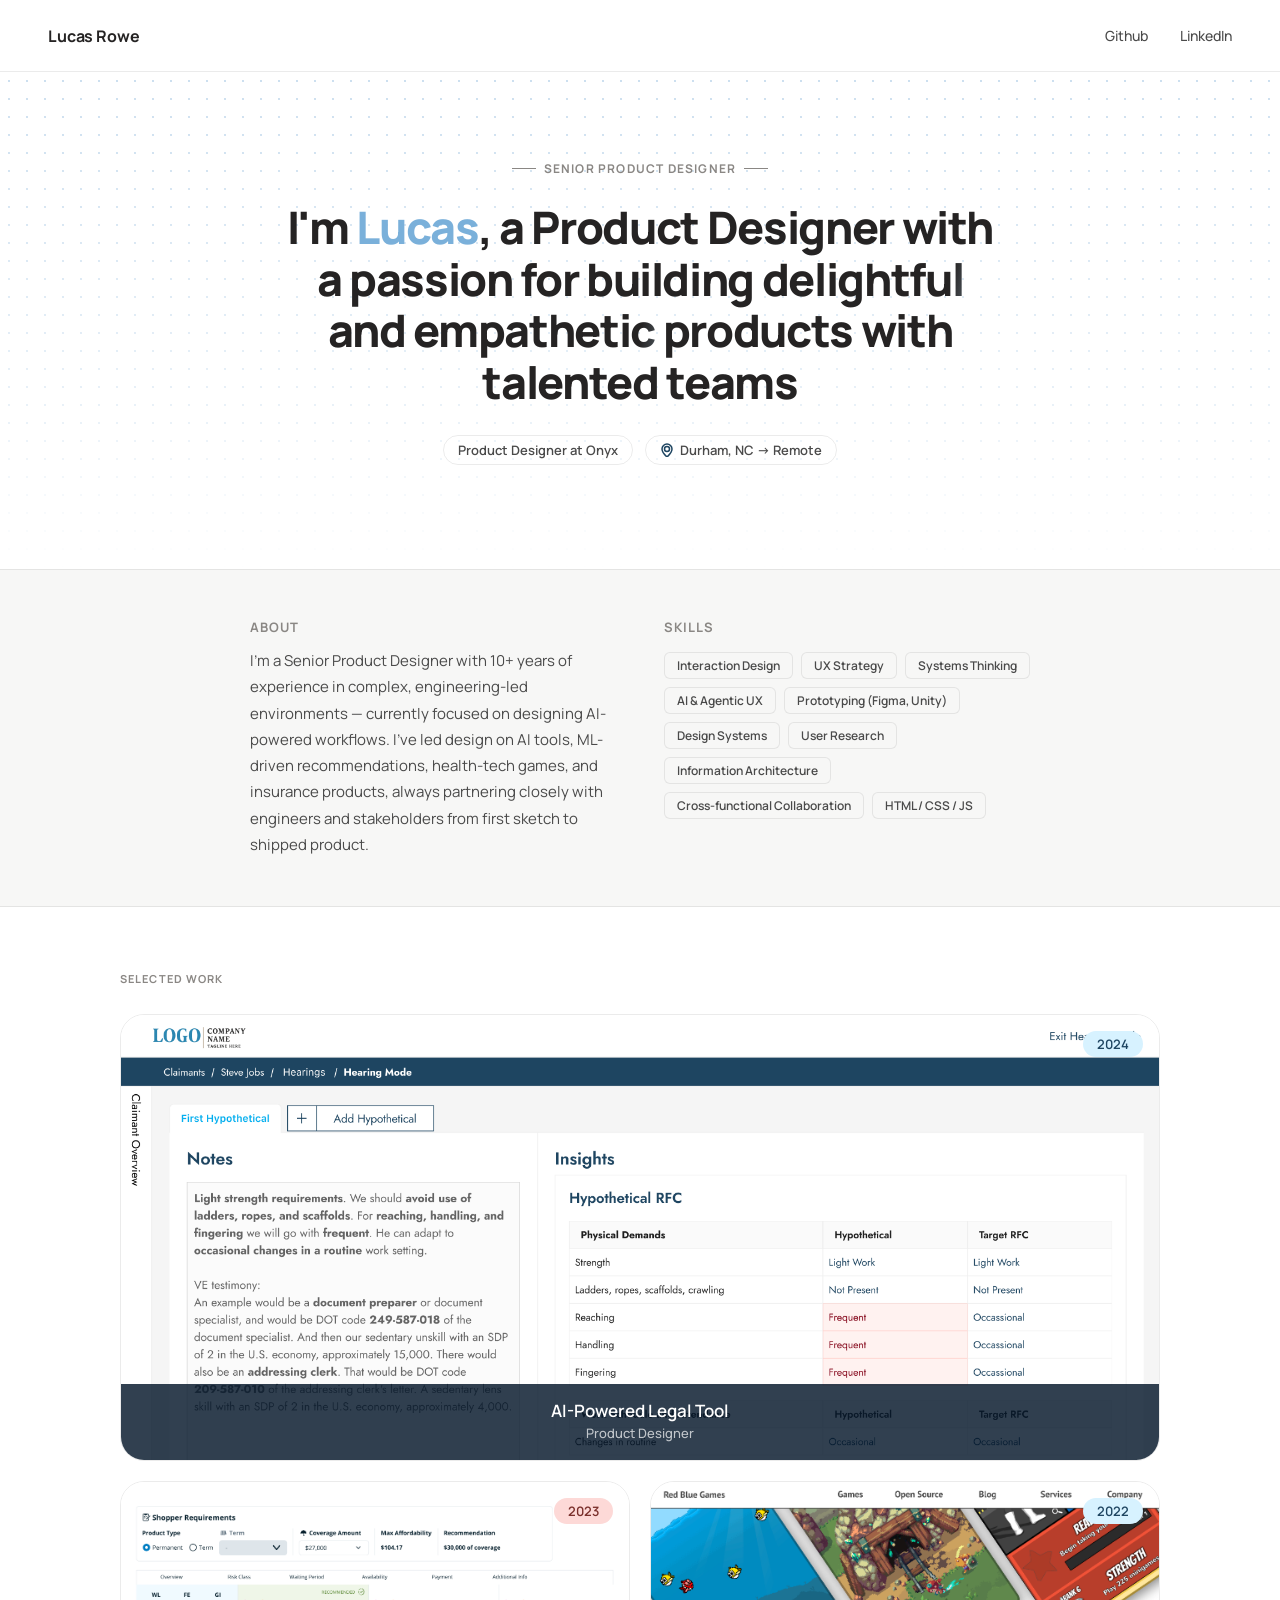
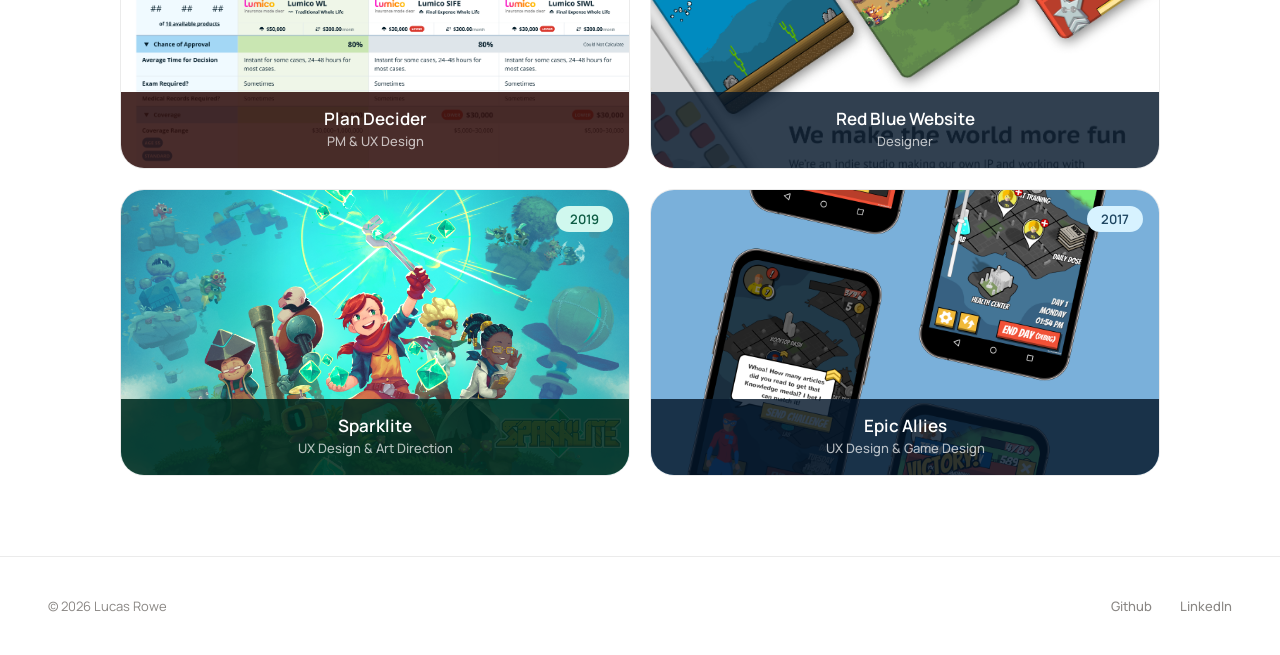
<file: index.html>
<!DOCTYPE html>
<html lang="en">
<head>
  <meta charset="UTF-8">
  <meta name="viewport" content="width=device-width, initial-scale=1.0">
  <title>Lucas Rowe — Product Designer</title>
  <link rel="stylesheet" href="shared.css">
  <style>
    body {
      padding-top: var(--nav-h);
    }

    /* Dot grid scoped to hero area, full-bleed */
    .hero-wrap {
      position: relative;
      overflow: hidden;
    }

    .hero-wrap::before {
      content: '';
      position: absolute;
      inset: 0;
      background-image: radial-gradient(circle, rgba(115, 167, 212, 0.38) 1px, transparent 1.2px);
      background-size: 18px 18px;
      -webkit-mask-image: linear-gradient(to bottom, rgba(0,0,0,0.95) 0%, rgba(0,0,0,0.4) 70%, rgba(0,0,0,0) 100%);
      mask-image: linear-gradient(to bottom, rgba(0,0,0,0.95) 0%, rgba(0,0,0,0.4) 70%, rgba(0,0,0,0) 100%);
      pointer-events: none;
    }

    /* ── HERO ── */
    .hero {
      max-width: 860px;
      margin: 0 auto;
      padding: 80px 40px 64px;
      text-align: center;
    }

    .hero-eyebrow {
      display: inline-flex;
      align-items: center;
      gap: 8px;
      font-size: 12px;
      font-weight: 700;
      letter-spacing: 0.1em;
      text-transform: uppercase;
      color: var(--text-3);
      margin-bottom: 24px;
    }

    .hero-eyebrow::before, .hero-eyebrow::after {
      content: '';
      width: 24px;
      height: 1px;
      background: var(--text-3);
    }

    .hero h1 {
      font-size: clamp(28px, 3.5vw, 46px);
      font-weight: 800;
      letter-spacing: -0.03em;
      line-height: 1.15;
      color: var(--text);
      margin-bottom: 28px;
      text-wrap: pretty;
    }

    .hero h1 .accent {
      color: var(--blue);
    }

    .hero h1 .shimmer {
      background-image: linear-gradient(
        100deg,
        var(--text) 0%,
        var(--text) 38%,
        rgba(122, 176, 218, 0.55) 50%,
        var(--blue) 62%,
        var(--blue) 100%
      );
      background-size: 250% 100%;
      background-position: 0% 0;
      -webkit-background-clip: text;
      background-clip: text;
      -webkit-text-fill-color: transparent;
      color: transparent;
      transition: background-position 0.7s cubic-bezier(0.4, 0, 0.2, 1);
      cursor: default;
    }

    .hero h1 .shimmer:hover {
      background-position: 100% 0;
    }

    .hero-pills {
      display: flex;
      gap: 12px;
      justify-content: center;
      flex-wrap: wrap;
      margin-bottom: 40px;
    }

    /* ── ABOUT ── */
    .about-strip {
      background: var(--bg-subtle);
      border-top: 1px solid var(--border);
      border-bottom: 1px solid var(--border);
    }

    .about-inner {
      max-width: 860px;
      margin: 0 auto;
      padding: 48px 40px;
      display: grid;
      grid-template-columns: 1fr 1fr;
      gap: 48px;
      align-items: start;
    }

    .about-inner h2 {
      font-size: 13px;
      font-weight: 700;
      letter-spacing: 0.08em;
      text-transform: uppercase;
      color: var(--text-3);
      margin-bottom: 12px;
    }

    .about-inner p {
      font-size: 15px;
      line-height: 1.75;
      color: var(--text-2);
    }

    .resume-btn {
      display: inline-flex;
      align-items: center;
      gap: 8px;
      margin-top: 20px;
      padding: 10px 20px;
      background: var(--text);
      color: #fff;
      border-radius: 8px;
      font-size: 13px;
      font-weight: 700;
      letter-spacing: 0.01em;
      transition: background 0.15s, transform 0.15s;
    }

    .resume-btn:hover {
      background: var(--blue-dark);
      transform: translateY(-1px);
    }

    /* ── WORK GRID ── */
    .work-section {
      max-width: 1120px;
      margin: 0 auto;
      padding: 64px 40px 80px;
    }

    .work-section-label {
      font-size: 11px;
      font-weight: 700;
      letter-spacing: 0.1em;
      text-transform: uppercase;
      color: var(--text-3);
      margin-bottom: 28px;
    }

    .work-grid {
      display: grid;
      grid-template-columns: 1fr 1fr;
      gap: 20px;
    }

    /* Featured card spans full width */
    .work-card.featured {
      grid-column: 1 / -1;
    }

    .work-card.featured .card-bg {
      aspect-ratio: 21/9;
    }

    @media (max-width: 900px) {
      .work-grid {
        grid-template-columns: 1fr;
      }

      .about-inner {
        grid-template-columns: 1fr;
        gap: 32px;
      }
    }

    .site-nav .logo {
      display: inline-block;
      transition: color 0.25s ease;
    }

    .site-nav .logo:hover {
      color: var(--blue);
    }
    @keyframes fadeUp {
      from { opacity: 0; transform: translateY(18px); }
      to   { opacity: 1; transform: translateY(0); }
    }

    .hero-eyebrow {
      animation: fadeUp 0.55s cubic-bezier(0.22,1,0.36,1) both;
      animation-delay: 0.05s;
    }

    .hero h1 {
      animation: fadeUp 0.6s cubic-bezier(0.22,1,0.36,1) both;
      animation-delay: 0.18s;
    }

    .hero-pills {
      animation: fadeUp 0.55s cubic-bezier(0.22,1,0.36,1) both;
      animation-delay: 0.32s;
    }

    /* ── WORK CARD ENTRANCE ── */
    @keyframes fadeIn {
      from { opacity: 0; transform: translateY(12px); }
      to   { opacity: 1; transform: translateY(0); }
    }

    .work-grid .work-card:nth-child(1) { animation: fadeIn 0.5s cubic-bezier(0.22,1,0.36,1) both; animation-delay: 0.45s; }
    .work-grid .work-card:nth-child(2) { animation: fadeIn 0.5s cubic-bezier(0.22,1,0.36,1) both; animation-delay: 0.55s; }
    .work-grid .work-card:nth-child(3) { animation: fadeIn 0.5s cubic-bezier(0.22,1,0.36,1) both; animation-delay: 0.60s; }
    .work-grid .work-card:nth-child(4) { animation: fadeIn 0.5s cubic-bezier(0.22,1,0.36,1) both; animation-delay: 0.65s; }
    .work-grid .work-card:nth-child(5) { animation: fadeIn 0.5s cubic-bezier(0.22,1,0.36,1) both; animation-delay: 0.70s; }

    /* ── CARD HOVER TAGLINE ANIMATION ── */
    .work-card .card-label {
      position: absolute;
      bottom: 0; left: 0; right: 0;
      padding: 16px 20px 18px;
      display: flex;
      flex-direction: column;
      gap: 0;
      transition: padding 0.35s cubic-bezier(0.25,0.46,0.45,0.94);
    }

    .work-card .card-tagline {
      font-size: 14px;
      font-weight: 500;
      color: rgba(255,255,255,0.8);
      max-height: 0;
      overflow: hidden;
      opacity: 0;
      margin-top: 0;
      transition: max-height 0.35s cubic-bezier(0.25,0.46,0.45,0.94),
                  opacity 0.3s ease 0.05s,
                  margin-top 0.35s ease;
      white-space: nowrap;
      text-overflow: ellipsis;
    }

    .work-card:hover .card-tagline {
      max-height: 28px;
      opacity: 1;
      margin-top: 5px;
    }
    .card-blue   { background-color: #7ab0da; }
    .card-terra  { background-color: #ca5f59; }
    .card-green  { background-color: #4ce0b3; }
    .card-navy   { background-color: #2a5a84; }

    .label-blue  { background: rgba(4,22,42,0.82); }
    .label-terra { background: rgba(50,16,14,0.88); }
    .label-green { background: rgba(0,45,33,0.88); }

    .year-blue  { background: var(--blue-light); color: var(--blue-dark); }
    .year-terra { background: var(--terracotta-light); color: var(--terracotta-dark); }
    .year-green { background: #d0f8ee; color: #0d5c43; }

    /* ── CONTACT ── */
    .contact-strip {
      border-top: 1px solid var(--border);
      padding: 64px 40px;
      text-align: center;
    }

    .contact-strip h2 {
      font-size: 28px;
      font-weight: 800;
      letter-spacing: -0.02em;
      margin-bottom: 12px;
    }

    .contact-strip p {
      font-size: 15px;
      color: var(--text-2);
      margin-bottom: 24px;
    }

    .contact-strip .cta-email {
      display: inline-block;
      font-size: 20px;
      font-weight: 700;
      color: var(--blue-dark);
      border-bottom: 2px solid var(--blue);
      padding-bottom: 2px;
      transition: color 0.15s;
    }

    .contact-strip .cta-email:hover { color: var(--blue); }
  </style>
</head>
<body>

  <!-- NAV -->
  <nav class="site-nav">
    <a class="logo" href="index.html">Lucas Rowe</a>
    <div class="nav-links">
      <a href="https://github.com/lucasrowe" target="_blank">Github</a>
      <a href="https://www.linkedin.com/in/lucasrowe/" target="_blank">LinkedIn</a>
    </div>
  </nav>

  <!-- HERO -->
  <div class="hero-wrap">
    <section class="hero">
      <div class="hero-eyebrow">Senior Product Designer</div>
    <h1>I'm <span class="accent">Lucas</span>, a Product Designer with a passion for building <span class="shimmer">delightful</span> and <span class="shimmer">empathetic</span> products with talented teams</h1>
    <div class="hero-pills">
      <span class="pill">
        Product Designer at Onyx
      </span>
      <span class="pill">
        <svg width="14" height="14" viewBox="0 0 14 14" fill="none"><circle cx="7" cy="6" r="2.5" stroke="#1e4561" stroke-width="1.5"/><path d="M7 1C4.24 1 2 3.24 2 6c0 3.5 5 8 5 8s5-4.5 5-8c0-2.76-2.24-5-5-5z" stroke="#1e4561" stroke-width="1.5"/></svg>
        Durham, NC → Remote
      </span>
    </div>
    </section>
  </div>

  <!-- ABOUT -->
  <section class="about-strip">
    <div class="about-inner">
      <div>
        <h2>About</h2>
        <p>I'm a Senior Product Designer with 10+ years of experience in complex, engineering-led environments — currently focused on designing AI-powered workflows. I've led design on AI tools, ML-driven recommendations, health-tech games, and insurance products, always partnering closely with engineers and stakeholders from first sketch to shipped product.</p>
      </div>
      <div>
        <h2>Skills</h2>
        <div class="skill-tags">
          <span class="skill-tag">Interaction Design</span>
          <span class="skill-tag">UX Strategy</span>
          <span class="skill-tag">Systems Thinking</span>
          <span class="skill-tag">AI &amp; Agentic UX</span>
          <span class="skill-tag">Prototyping (Figma, Unity)</span>
          <span class="skill-tag">Design Systems</span>
          <span class="skill-tag">User Research</span>
          <span class="skill-tag">Information Architecture</span>
          <span class="skill-tag">Cross-functional Collaboration</span>
          <span class="skill-tag">HTML / CSS / JS</span>
        </div>
      </div>
    </div>
  </section>

  <!-- WORK -->
  <section class="work-section">
    <div class="work-section-label">Selected Work</div>
    <div class="work-grid">

      <!-- Oliver -->
      <a class="work-card" href="project-oliver.html" style="grid-column: 1 / -1;">
        <div class="card-bg card-blue" style="background-image: url('assets/oliver-hero.png'); background-position: center top; aspect-ratio: 21/9;"></div>
        <div class="card-label label-blue">
          <div class="card-title">AI-Powered Legal Tool</div>
          <div class="card-role">Product Designer</div>
          <div class="card-tagline">Using hi-fidelity prototypes to secure a strategic partnership</div>
        </div>
        <div class="year-pill year-blue">2024</div>
      </a>

      <!-- Plan Decider -->
      <a class="work-card" href="plan-decider.html">
        <div class="card-bg card-terra" style="background-image: url('assets/plan-decider-screen4.png'); background-position: center top;"></div>
        <div class="card-label label-terra">
          <div class="card-title">Plan Decider</div>
          <div class="card-role">PM &amp; UX Design</div>
          <div class="card-tagline">Reducing sales agent handle time · +1.5% win rate</div>
        </div>
        <div class="year-pill year-terra">2023</div>
      </a>

      <!-- Red Blue Website -->
      <a class="work-card" href="red-blue-website.html">
        <div class="card-bg card-blue" style="background-image: url('assets/redblue-screen.png'); background-position: center top; background-color: #f0f0f0;"></div>
        <div class="card-label label-blue">
          <div class="card-title">Red Blue Website</div>
          <div class="card-role">Designer</div>
          <div class="card-tagline">We make the world more fun</div>
        </div>
        <div class="year-pill year-blue">2022</div>
      </a>

      <!-- Sparklite -->
      <a class="work-card" href="sparklite.html">
        <div class="card-bg card-green" style="background-image: url('assets/sparklite-hero.png'); background-position: center top;"></div>
        <div class="card-label label-green">
          <div class="card-title">Sparklite</div>
          <div class="card-role">UX Design &amp; Art Direction</div>
          <div class="card-tagline">75 Metacritic · Pégases Award · 4.5★ on mobile</div>
        </div>
        <div class="year-pill year-green">2019</div>
      </a>

      <!-- Epic Allies -->
      <a class="work-card" href="epic-allies.html">
        <div class="card-bg card-blue" style="background-image: url('assets/epic-allies-hero.png'); background-position: center;"></div>
        <div class="card-label label-blue">
          <div class="card-title">Epic Allies</div>
          <div class="card-role">UX Design &amp; Game Design</div>
          <div class="card-tagline">Published in JMIR Serious Games</div>
        </div>
        <div class="year-pill year-blue">2017</div>
      </a>

    </div>
  </section>

  <!-- CONTACT (hidden)
  <section class="contact-strip">
    <h2>Let's work together</h2>
    <p>Open to product design and PM roles. I'd love to hear about your team.</p>
    <a class="cta-email" href="mailto:lucas@example.com">lucas@example.com</a>
  </section>
  -->

  <!-- FOOTER -->
  <footer class="site-footer">
    <span>© 2026 Lucas Rowe</span>
    <div class="footer-links">
      <a href="https://github.com/lucasrowe" target="_blank">Github</a>
      <a href="https://www.linkedin.com/in/lucasrowe/" target="_blank">LinkedIn</a>
    </div>
  </footer>

</body>
</html>
</file>
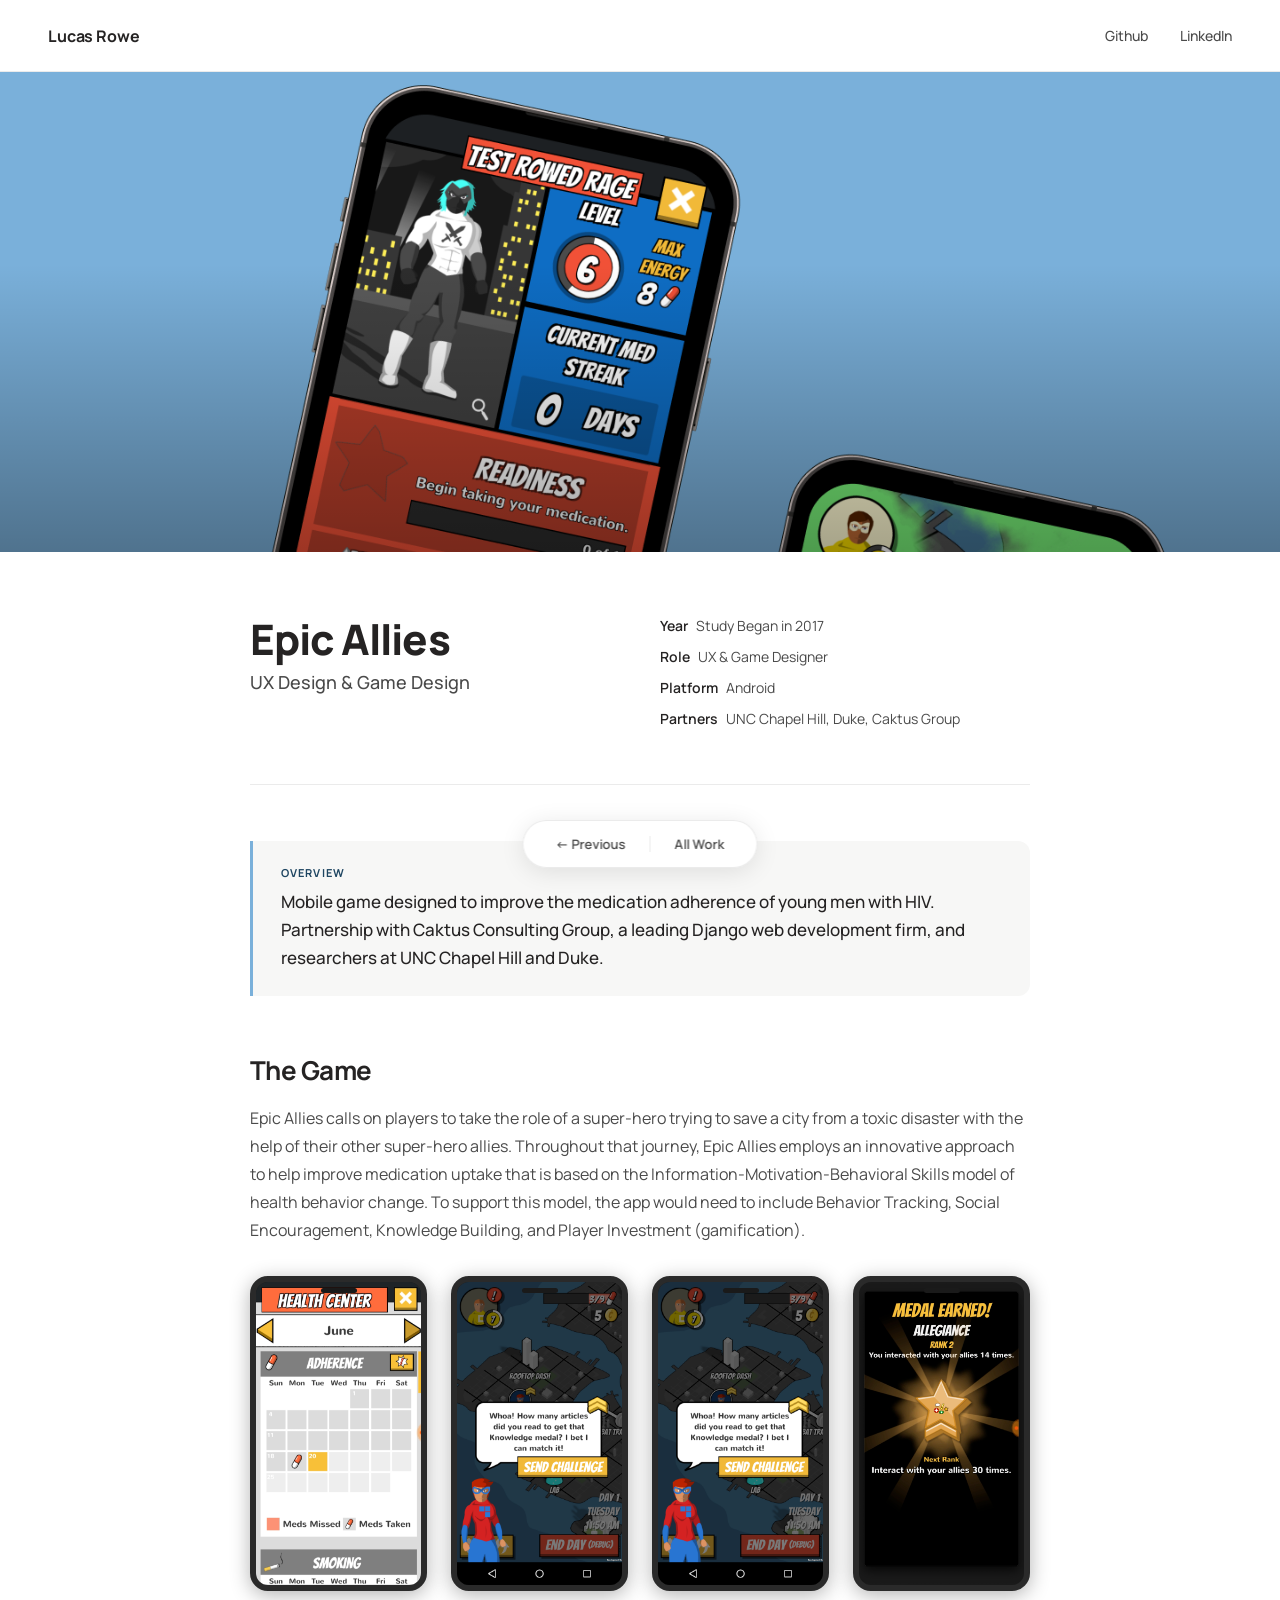
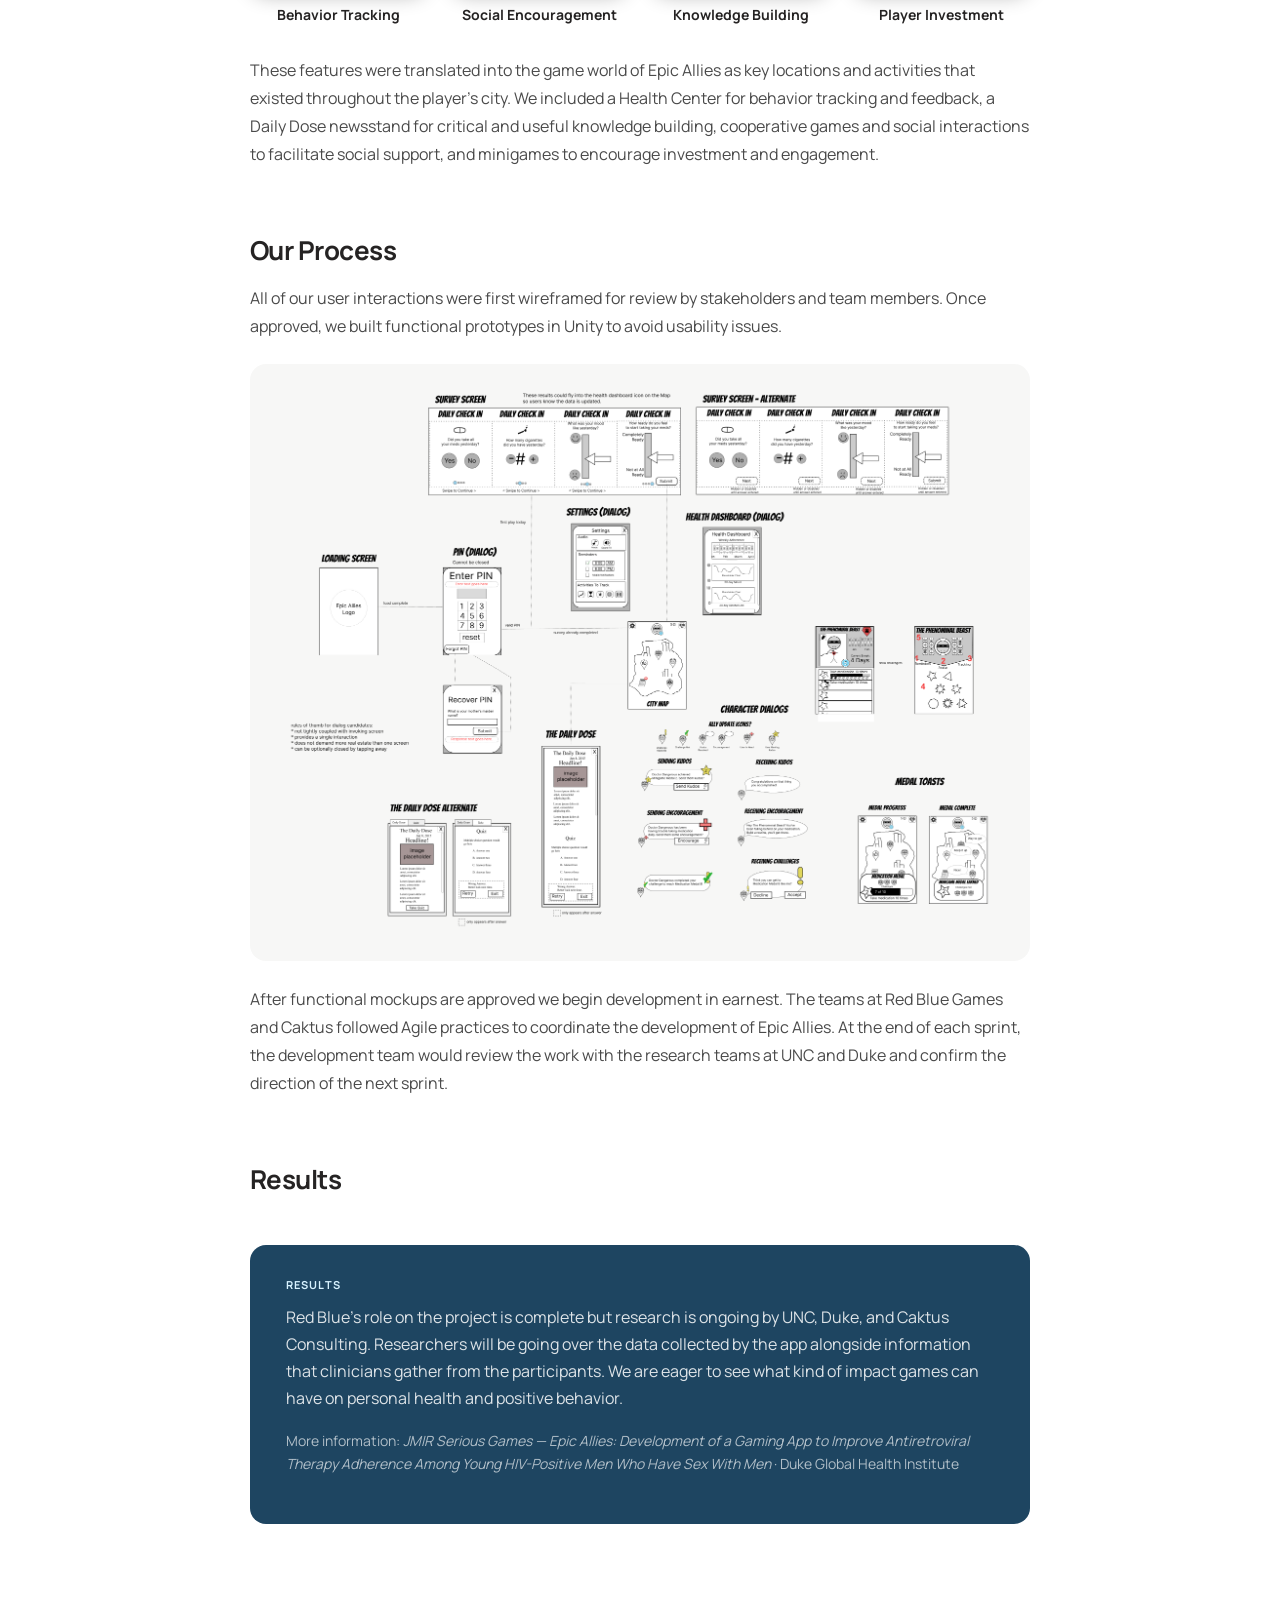
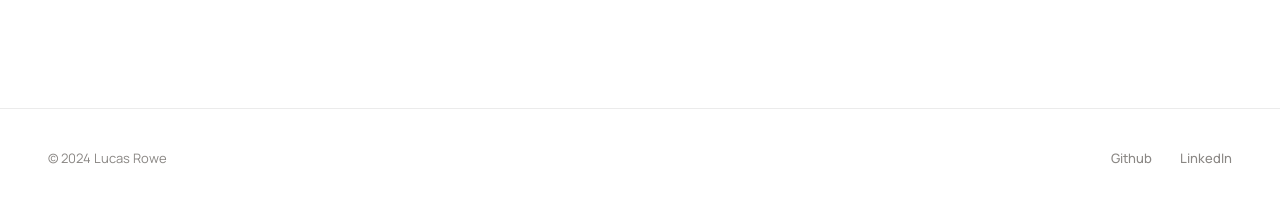
<file: epic-allies.html>
<!DOCTYPE html>
<html lang="en">
<head>
  <meta charset="UTF-8">
  <meta name="viewport" content="width=device-width, initial-scale=1.0">
  <title>Epic Allies — Lucas Rowe</title>
  <link rel="stylesheet" href="shared.css">
  <style>
    body { padding-top: var(--nav-h); }
    .cs-hero { background-image: url('assets/epic-allies-hero.png'); background-color: var(--blue); background-position: center top; }
    .cs-problem-box { border-left-color: var(--blue); }

    /* ── 4-phone mechanic grid ── */
    .mechanic-grid {
      display: grid;
      grid-template-columns: repeat(4, 1fr);
      gap: 24px;
      margin: 32px 0;
    }

    .mechanic-card {
      display: flex;
      flex-direction: column;
      align-items: center;
      gap: 14px;
    }

    /* CSS phone bezel */
    .phone-bezel {
      width: 100%;
      aspect-ratio: 9/16;
      border-radius: 18px;
      border: 6px solid #2a2a2a;
      overflow: hidden;
      background: #1a1a1a;
      position: relative;
      box-shadow: 0 4px 20px rgba(0,0,0,0.3);
    }

    .phone-bezel::before {
      content: '';
      position: absolute;
      top: 6px;
      left: 50%;
      transform: translateX(-50%);
      width: 36px;
      height: 5px;
      background: #1a1a1a;
      border-radius: 3px;
      z-index: 2;
    }

    .phone-bezel img {
      width: 100%;
      height: 100%;
      object-fit: cover;
      object-position: top;
      display: block;
    }

    .mechanic-label {
      font-size: 14px;
      font-weight: 700;
      color: var(--text);
      text-align: center;
    }

    /* ── wireframes panel ── */
    .wireframe-panel {
      background: var(--bg-subtle);
      border-radius: 16px;
      padding: 24px;
      margin: 24px 0;
      overflow: hidden;
    }

    .wireframe-panel img {
      width: 100%;
      border-radius: 10px;
      display: block;
    }
  </style>
</head>
<body>

  <nav class="site-nav">
    <a class="logo" href="index.html">Lucas Rowe</a>
    <div class="nav-links">
      <a href="https://github.com/lucasrowe" target="_blank">Github</a>
      <a href="https://www.linkedin.com/in/lucasrowe/" target="_blank">LinkedIn</a>
    </div>
  </nav>

  <div class="cs-hero"></div>

  <div class="cs-content">

    <div class="cs-project-header">
      <div>
        <div class="cs-project-name">Epic Allies</div>
        <div class="cs-project-type">UX Design &amp; Game Design</div>
      </div>
      <div class="cs-meta-grid">
        <div class="cs-meta-item"><strong>Year</strong> Study Began in 2017</div>
        <div class="cs-meta-item"><strong>Role</strong> UX &amp; Game Designer</div>
        <div class="cs-meta-item"><strong>Platform</strong> Android</div>
        <div class="cs-meta-item"><strong>Partners</strong> UNC Chapel Hill, Duke, Caktus Group</div>
      </div>
    </div>

    <div class="cs-problem-box">
      <div class="label">Overview</div>
      <p>Mobile game designed to improve the medication adherence of young men with HIV. Partnership with Caktus Consulting Group, a leading Django web development firm, and researchers at UNC Chapel Hill and Duke.</p>
    </div>

    <div class="cs-section">
      <h2>The Game</h2>
      <p>Epic Allies calls on players to take the role of a super-hero trying to save a city from a toxic disaster with the help of their other super-hero allies. Throughout that journey, Epic Allies employs an innovative approach to help improve medication uptake that is based on the Information-Motivation-Behavioral Skills model of health behavior change. To support this model, the app would need to include Behavior Tracking, Social Encouragement, Knowledge Building, and Player Investment (gamification).</p>

      <!-- 4 phone mechanic screenshots -->
      <div class="mechanic-grid">
        <div class="mechanic-card">
          <div class="phone-bezel">
            <img src="assets/epic-allies-behavior.png" alt="Behavior Tracking screen">
          </div>
          <div class="mechanic-label">Behavior Tracking</div>
        </div>
        <div class="mechanic-card">
          <div class="phone-bezel">
            <img src="assets/epic-allies-social.png" alt="Social Encouragement screen">
          </div>
          <div class="mechanic-label">Social Encouragement</div>
        </div>
        <div class="mechanic-card">
          <div class="phone-bezel">
            <img src="assets/epic-allies-screens.png" alt="Knowledge Building screen">
          </div>
          <div class="mechanic-label">Knowledge Building</div>
        </div>
        <div class="mechanic-card">
          <div class="phone-bezel">
            <img src="assets/epic-allies-player.png" alt="Player Investment screen">
          </div>
          <div class="mechanic-label">Player Investment</div>
        </div>
      </div>

      <p>These features were translated into the game world of Epic Allies as key locations and activities that existed throughout the player's city. We included a Health Center for behavior tracking and feedback, a Daily Dose newsstand for critical and useful knowledge building, cooperative games and social interactions to facilitate social support, and minigames to encourage investment and engagement.</p>
    </div>

    <div class="cs-section">
      <h2>Our Process</h2>
      <p>All of our user interactions were first wireframed for review by stakeholders and team members. Once approved, we built functional prototypes in Unity to avoid usability issues.</p>

      <div class="wireframe-panel">
        <img src="assets/epic-allies-wireframes2.png" alt="Epic Allies wireframes — survey screens, daily check-in, settings, health dashboard">
      </div>

      <p>After functional mockups are approved we begin development in earnest. The teams at Red Blue Games and Caktus followed Agile practices to coordinate the development of Epic Allies. At the end of each sprint, the development team would review the work with the research teams at UNC and Duke and confirm the direction of the next sprint.</p>
    </div>

    <div class="cs-section">
      <h2>Results</h2>
      <div class="cs-outcome-box">
        <div class="label">Results</div>
        <p>Red Blue's role on the project is complete but research is ongoing by UNC, Duke, and Caktus Consulting. Researchers will be going over the data collected by the app alongside information that clinicians gather from the participants. We are eager to see what kind of impact games can have on personal health and positive behavior.</p>
        <p style="margin-top:12px;font-size:14px;color:rgba(255,255,255,0.65);">More information: <em>JMIR Serious Games — Epic Allies: Development of a Gaming App to Improve Antiretroviral Therapy Adherence Among Young HIV-Positive Men Who Have Sex With Men</em> · Duke Global Health Institute</p>
      </div>
    </div>

  </div>

  <footer class="site-footer">
    <span>© 2024 Lucas Rowe</span>
    <div class="footer-links">
      <a href="https://github.com/lucasrowe" target="_blank">Github</a>
      <a href="https://www.linkedin.com/in/lucasrowe/" target="_blank">LinkedIn</a>
    </div>
  </footer>

  <nav class="project-nav">
    <a href="sparklite.html">← Previous</a>
    <div class="divider"></div>
    <a href="index.html">All Work</a>
  </nav>

</body>
</html>
</file>
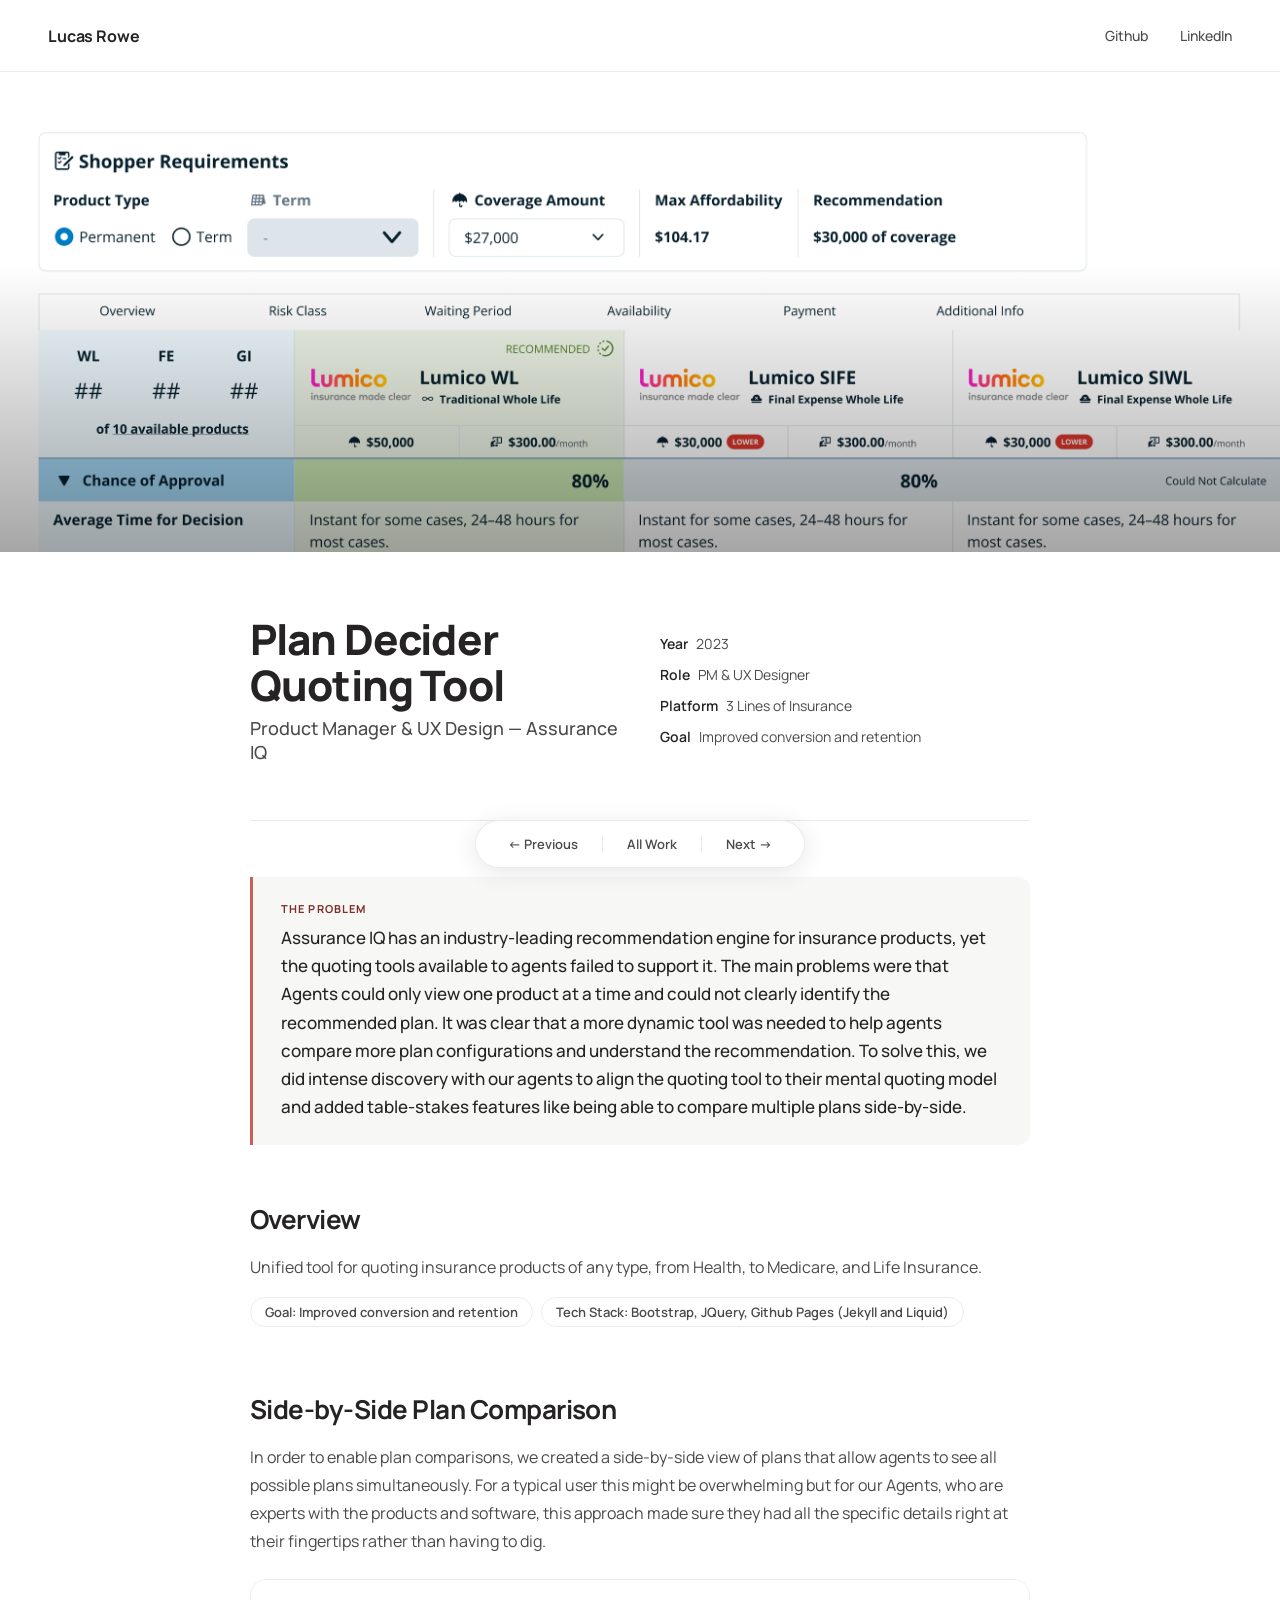
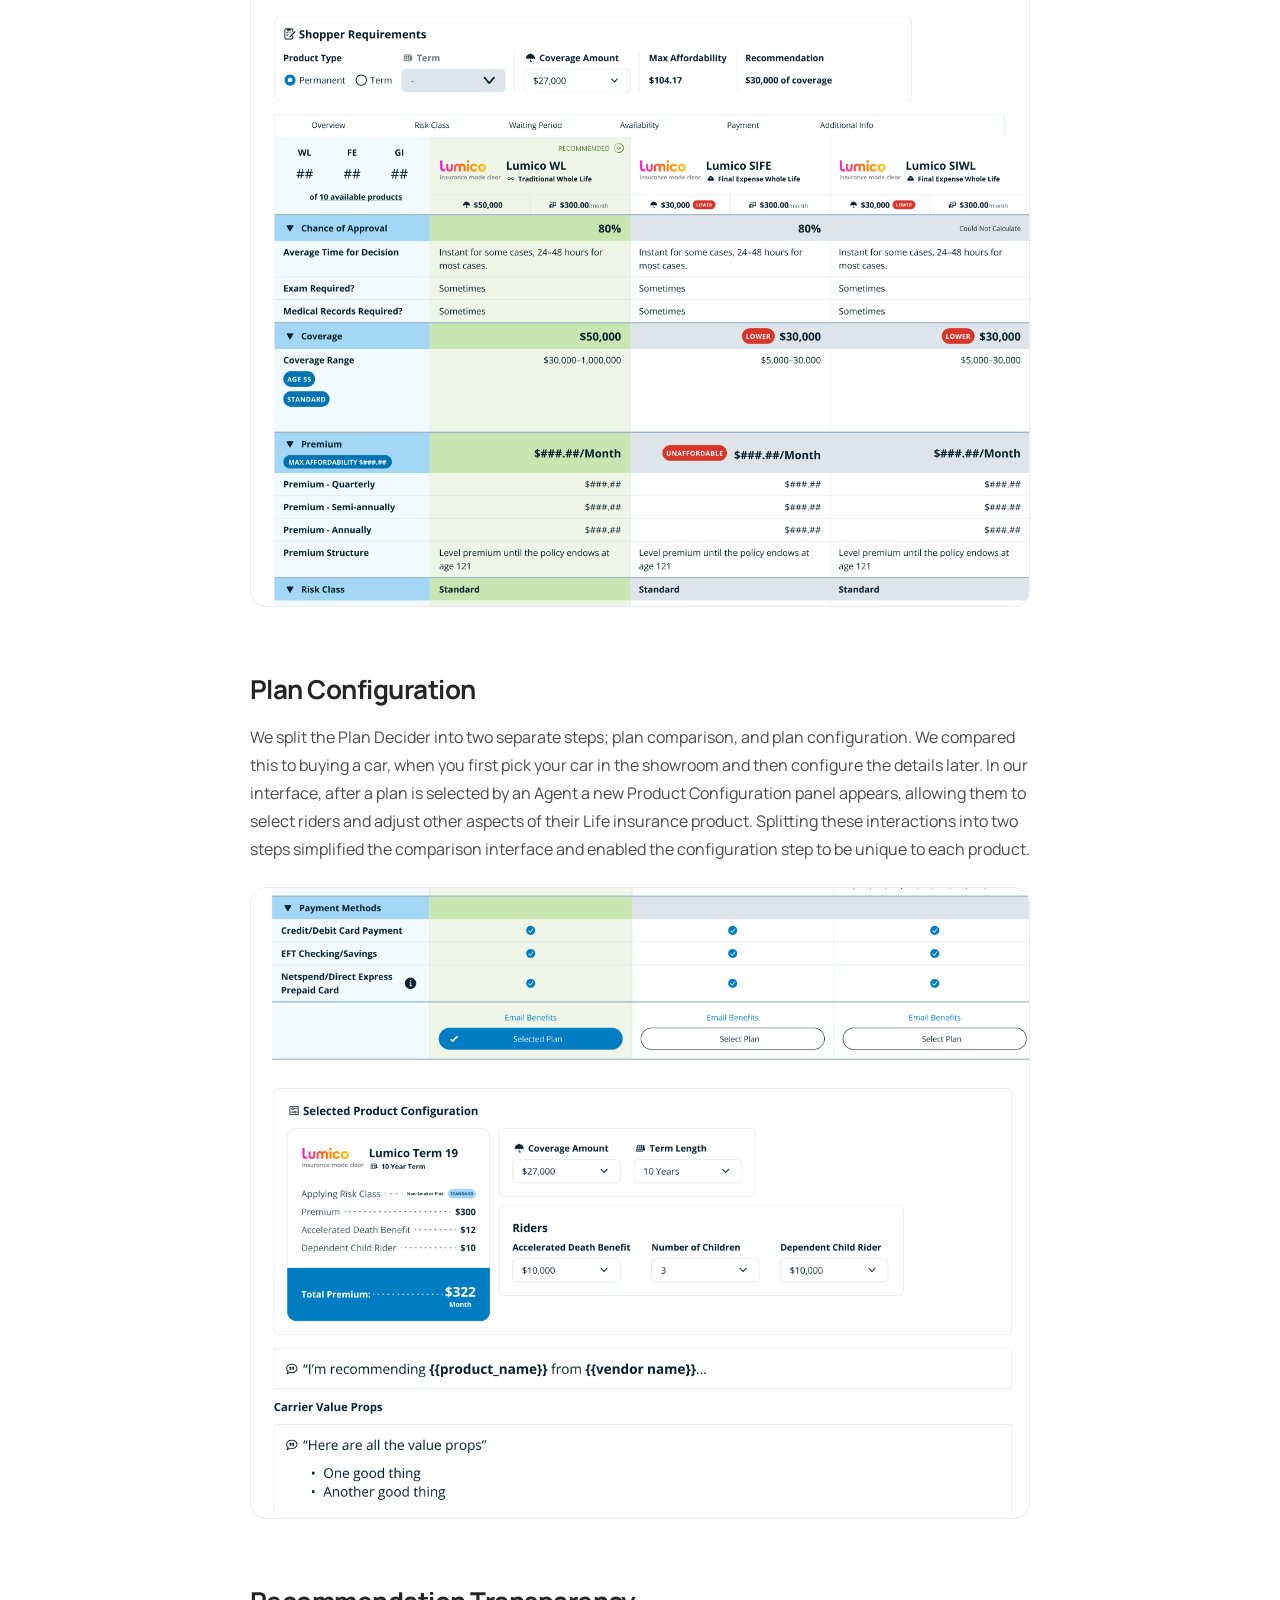
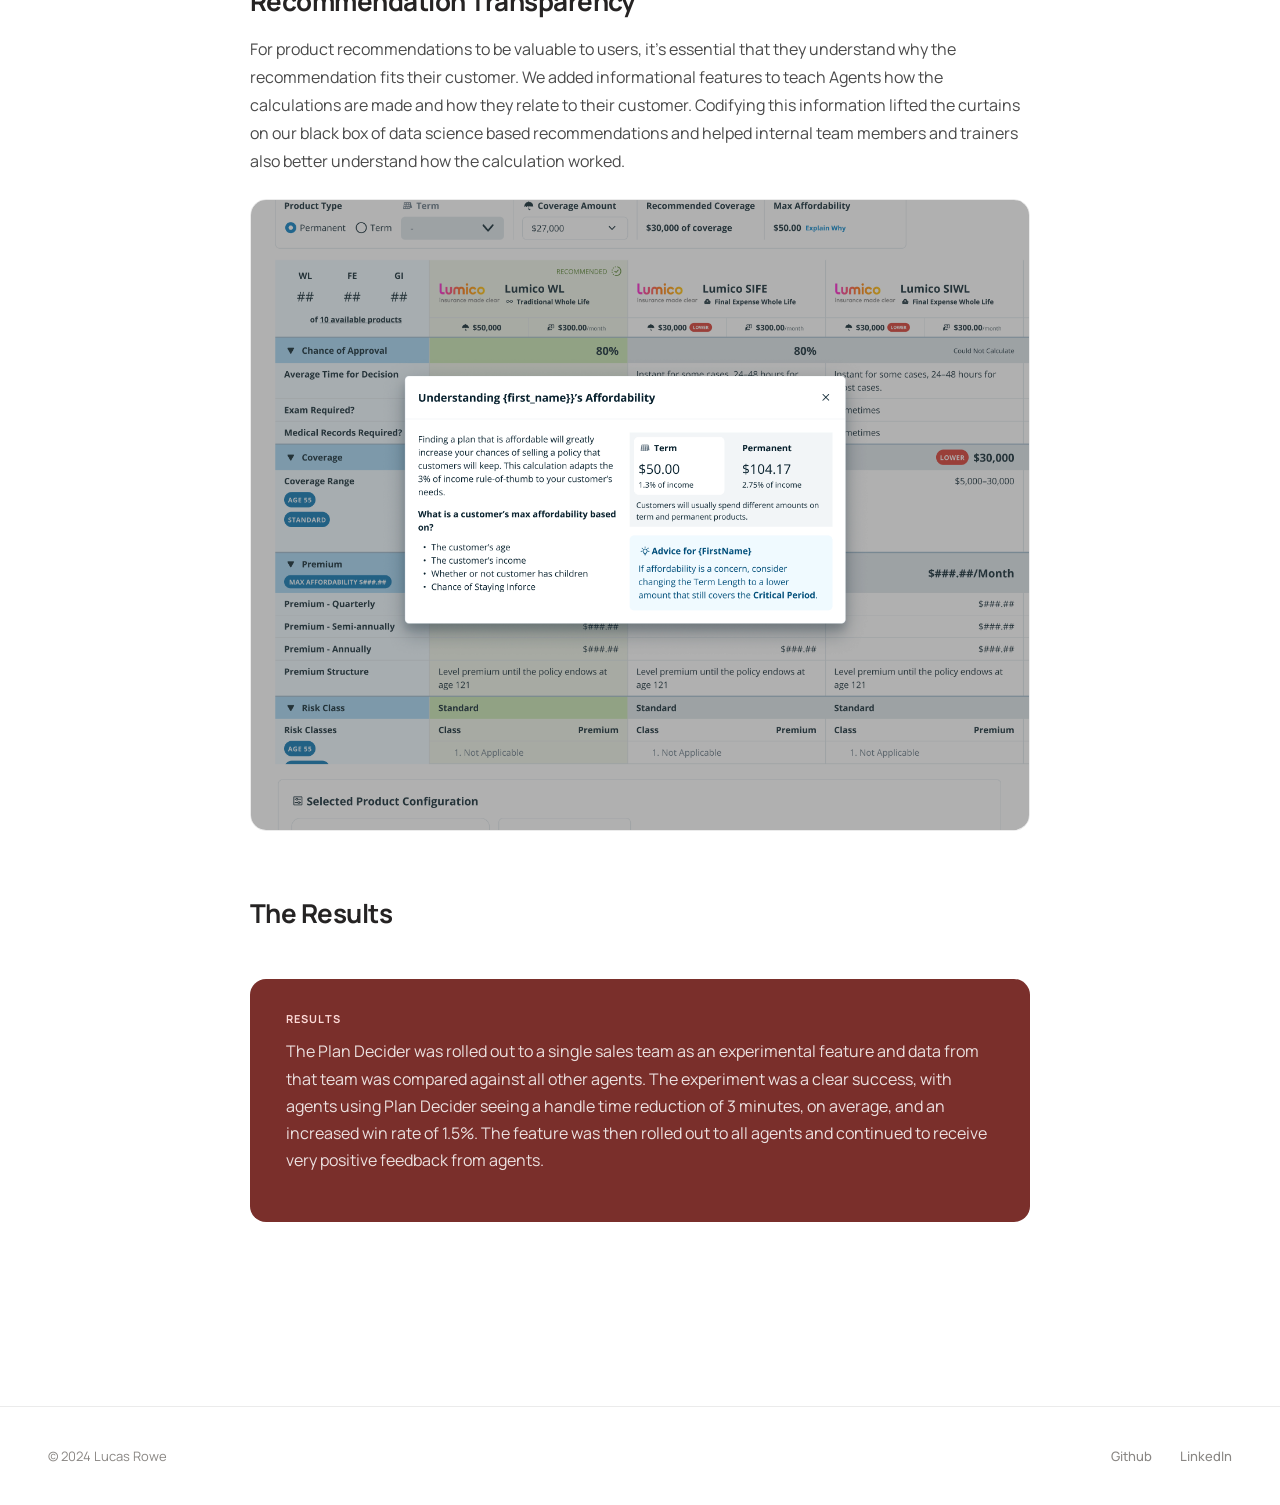
<file: plan-decider.html>
<!DOCTYPE html>
<html lang="en">
<head>
  <meta charset="UTF-8">
  <meta name="viewport" content="width=device-width, initial-scale=1.0">
  <title>Plan Decider — Lucas Rowe</title>
  <link rel="stylesheet" href="shared.css">
  <style>
    body { padding-top: var(--nav-h); }
    .cs-hero { background-image: url('assets/plan-decider-screen4.png'); background-color: var(--terracotta); background-position: center top; }
    .cs-problem-box { border-left-color: var(--terracotta); }
    .cs-problem-box .label { color: var(--terracotta-dark); }
    .cs-outcome-box { background: var(--terracotta-dark); }
    .cs-outcome-box .label { color: var(--terracotta-light); }
  </style>
</head>
<body>

  <nav class="site-nav">
    <a class="logo" href="index.html">Lucas Rowe</a>
    <div class="nav-links">
      <a href="https://github.com/lucasrowe" target="_blank">Github</a>
      <a href="https://www.linkedin.com/in/lucasrowe/" target="_blank">LinkedIn</a>
    </div>
  </nav>

  <div class="cs-hero"></div>

  <div class="cs-content">

    <div class="cs-project-header">
      <div>
        <div class="cs-project-name">Plan Decider Quoting Tool</div>
        <div class="cs-project-type">Product Manager &amp; UX Design — Assurance IQ</div>
      </div>
      <div class="cs-meta-grid">
        <div class="cs-meta-item"><strong>Year</strong> 2023</div>
        <div class="cs-meta-item"><strong>Role</strong> PM &amp; UX Designer</div>
        <div class="cs-meta-item"><strong>Platform</strong> 3 Lines of Insurance</div>
        <div class="cs-meta-item"><strong>Goal</strong> Improved conversion and retention</div>
      </div>
    </div>

    <div class="cs-problem-box">
      <div class="label">The Problem</div>
      <p>Assurance IQ has an industry-leading recommendation engine for insurance products, yet the quoting tools available to agents failed to support it. The main problems were that Agents could only view one product at a time and could not clearly identify the recommended plan. It was clear that a more dynamic tool was needed to help agents compare more plan configurations and understand the recommendation. To solve this, we did intense discovery with our agents to align the quoting tool to their mental quoting model and added table-stakes features like being able to compare multiple plans side-by-side.</p>
    </div>

    <div class="cs-section">
      <h2>Overview</h2>
      <p>Unified tool for quoting insurance products of any type, from Health, to Medicare, and Life Insurance.</p>
      <div style="display:flex;gap:8px;flex-wrap:wrap;margin-top:8px;">
        <span class="pill">Goal: Improved conversion and retention</span>
        <span class="pill">Tech Stack: Bootstrap, JQuery, Github Pages (Jekyll and Liquid)</span>
      </div>
    </div>

    <div class="cs-section">
      <h2>Side-by-Side Plan Comparison</h2>
      <p>In order to enable plan comparisons, we created a side-by-side view of plans that allow agents to see all possible plans simultaneously. For a typical user this might be overwhelming but for our Agents, who are experts with the products and software, this approach made sure they had all the specific details right at their fingertips rather than having to dig.</p>
      <img class="cs-img" src="assets/plan-decider-screen4.png" alt="Plan Decider quoting interface">
    </div>

    <div class="cs-section">
      <h2>Plan Configuration</h2>
      <p>We split the Plan Decider into two separate steps; plan comparison, and plan configuration. We compared this to buying a car, when you first pick your car in the showroom and then configure the details later. In our interface, after a plan is selected by an Agent a new Product Configuration panel appears, allowing them to select riders and adjust other aspects of their Life insurance product. Splitting these interactions into two steps simplified the comparison interface and enabled the configuration step to be unique to each product.</p>
      <img class="cs-img" src="assets/plan-decider-screen5.png" alt="Side-by-side plan comparison view">
      <img class="cs-img" src="assets/plan-decider-screen1.png" alt="Plan configuration panel" style="display:none;">
    </div>

    <div class="cs-section">
      <h2>Recommendation Transparency</h2>
      <p>For product recommendations to be valuable to users, it's essential that they understand why the recommendation fits their customer. We added informational features to teach Agents how the calculations are made and how they relate to their customer. Codifying this information lifted the curtains on our black box of data science based recommendations and helped internal team members and trainers also better understand how the calculation worked.</p>
      <img class="cs-img" src="assets/plan-decider-screen3.png" alt="Recommendation explanation features">
    </div>

    <div class="cs-section">
      <h2>The Results</h2>
      <div class="cs-outcome-box">
        <div class="label">Results</div>
        <p>The Plan Decider was rolled out to a single sales team as an experimental feature and data from that team was compared against all other agents. The experiment was a clear success, with agents using Plan Decider seeing a handle time reduction of 3 minutes, on average, and an increased win rate of 1.5%. The feature was then rolled out to all agents and continued to receive very positive feedback from agents.</p>
      </div>
    </div>

  </div>

  <footer class="site-footer">
    <span>© 2024 Lucas Rowe</span>
    <div class="footer-links">
      <a href="https://github.com/lucasrowe" target="_blank">Github</a>
      <a href="https://www.linkedin.com/in/lucasrowe/" target="_blank">LinkedIn</a>
    </div>
  </footer>

  <nav class="project-nav">
    <a href="project-oliver.html">← Previous</a>
    <div class="divider"></div>
    <a href="index.html">All Work</a>
    <div class="divider"></div>
    <a href="red-blue-website.html">Next →</a>
  </nav>

</body>
</html>
</file>
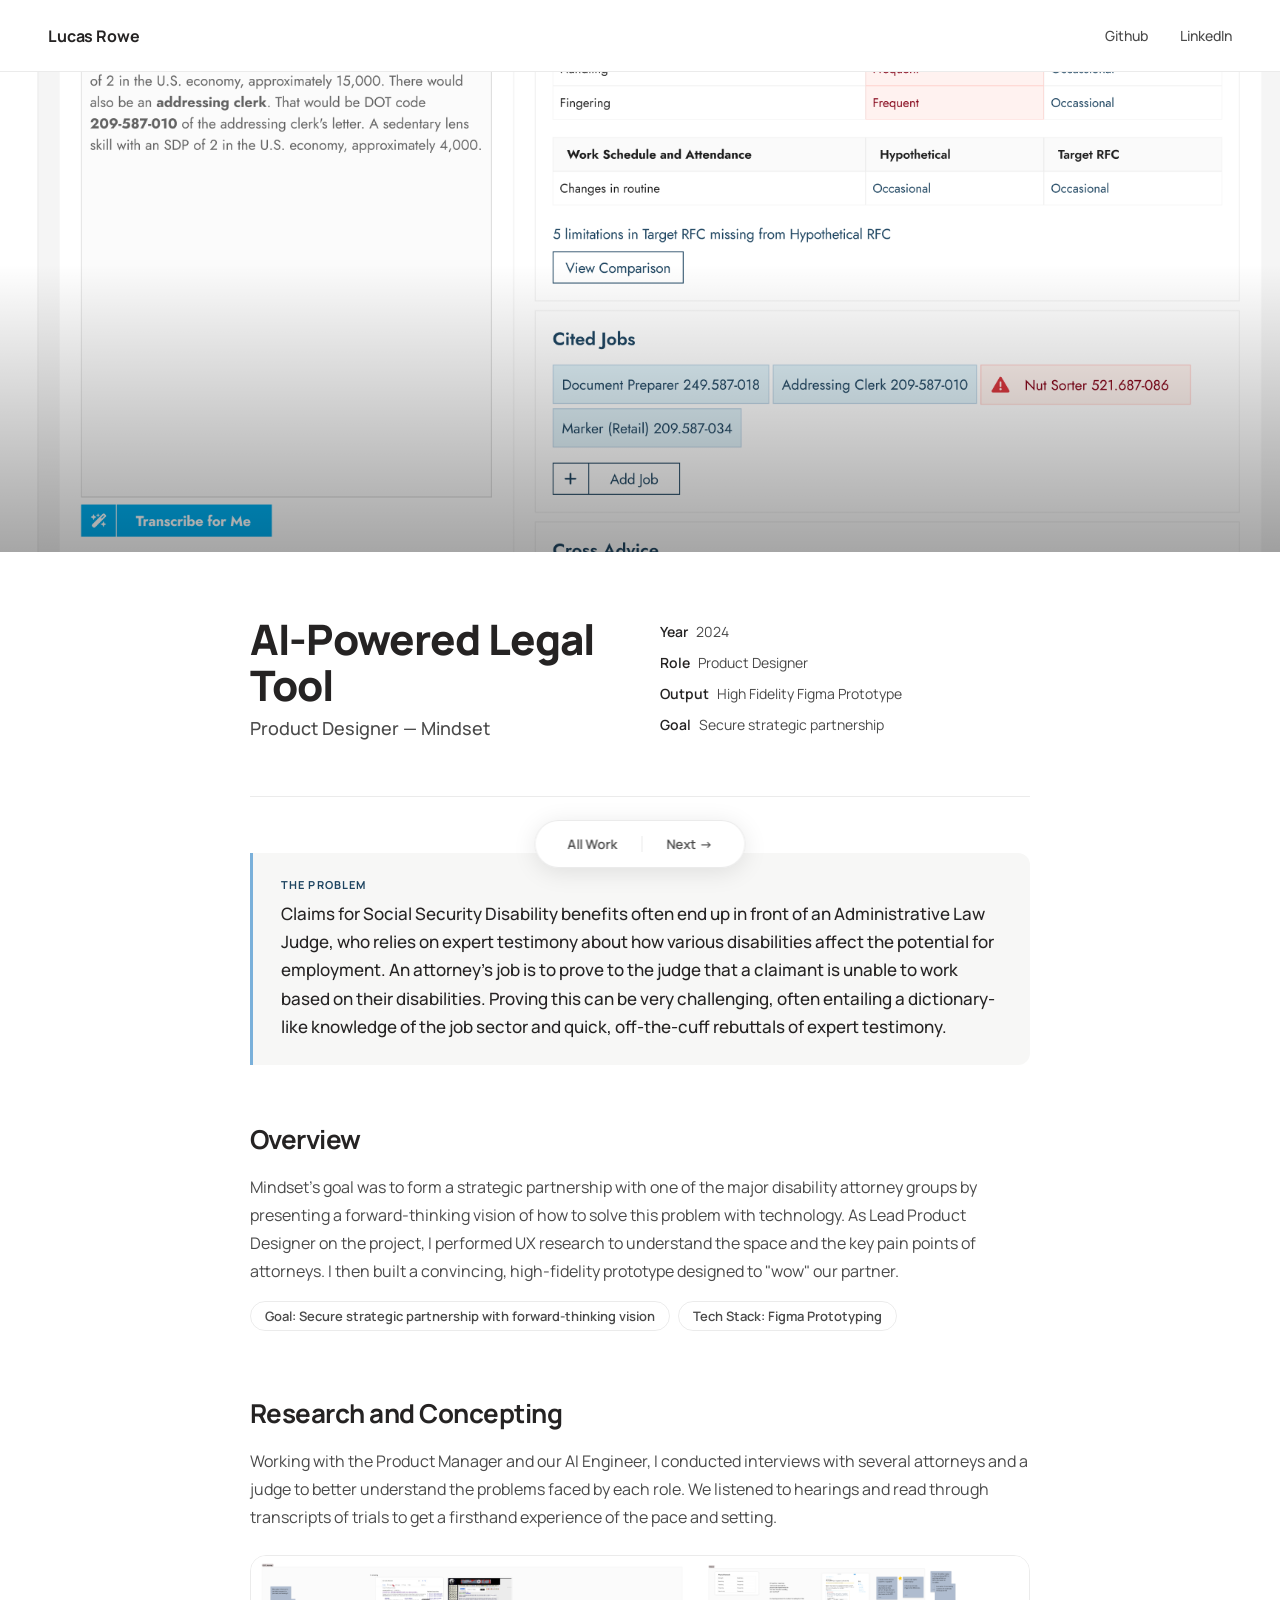
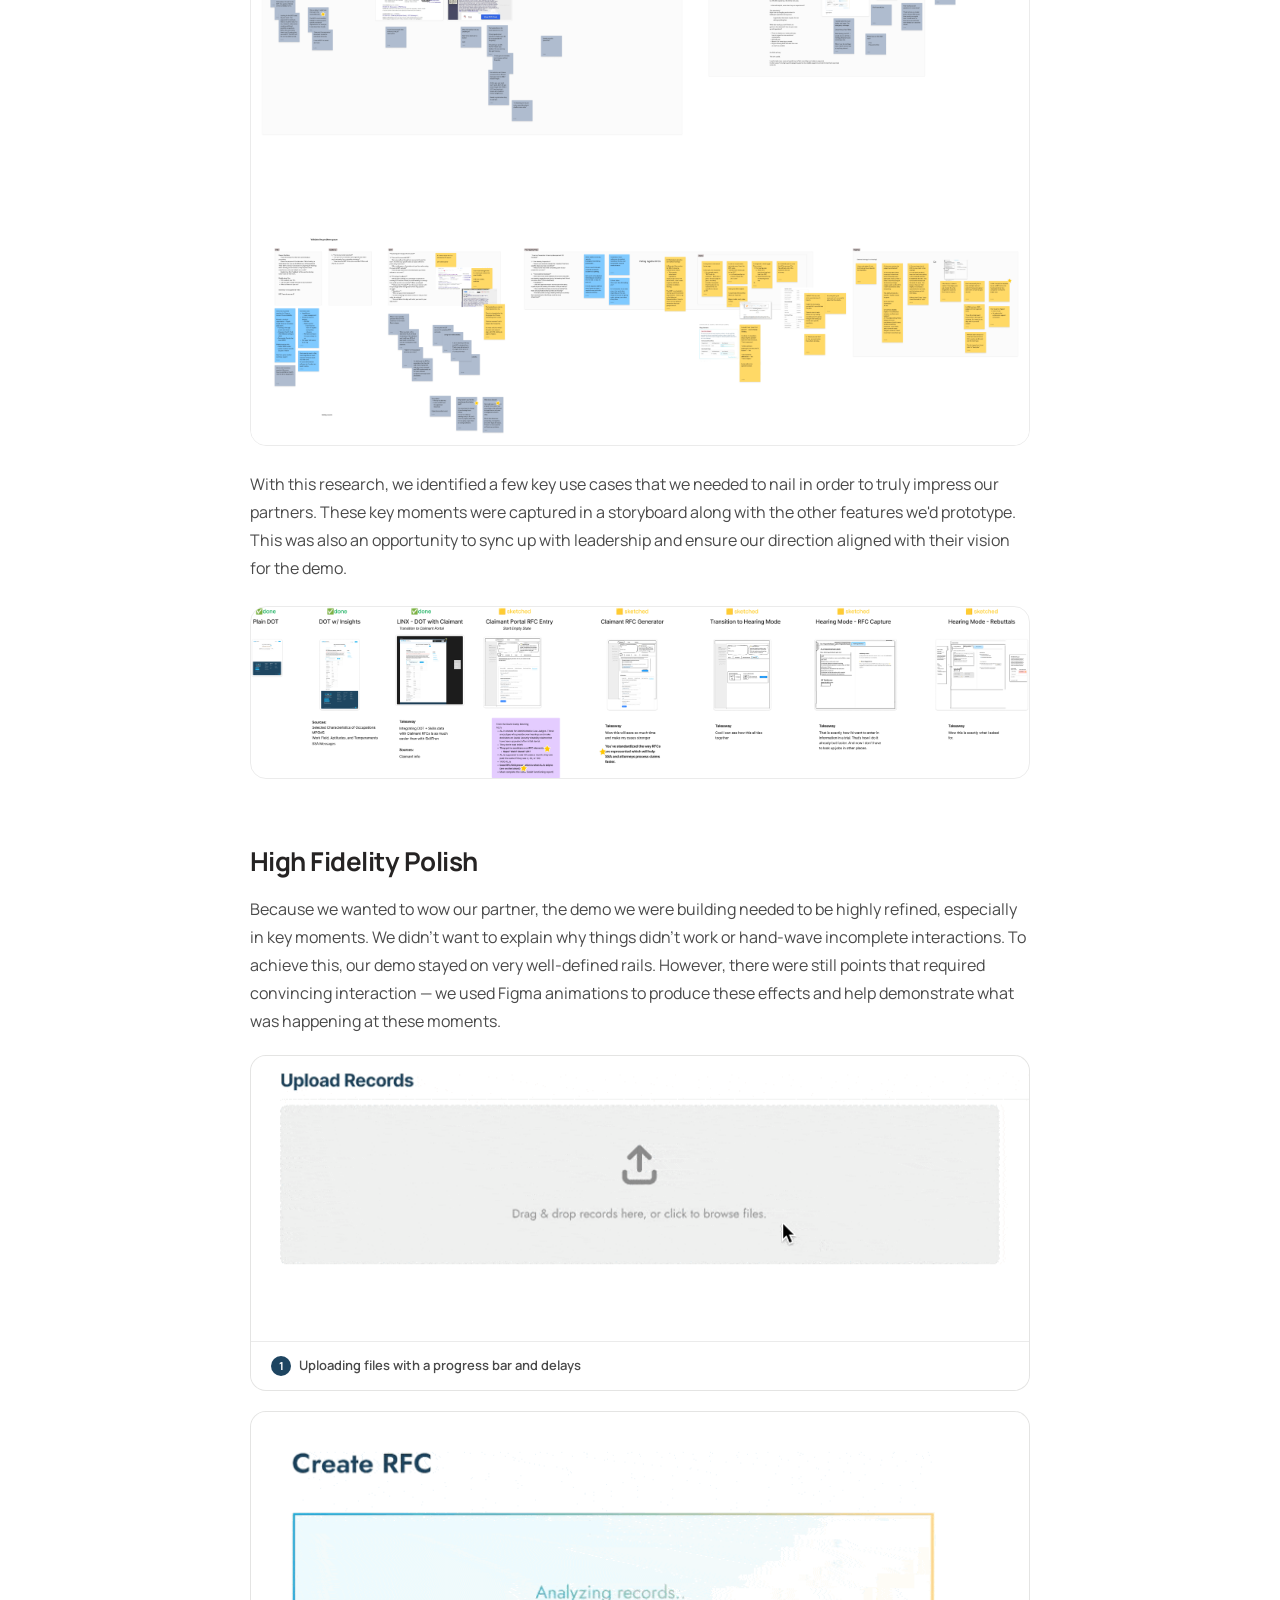
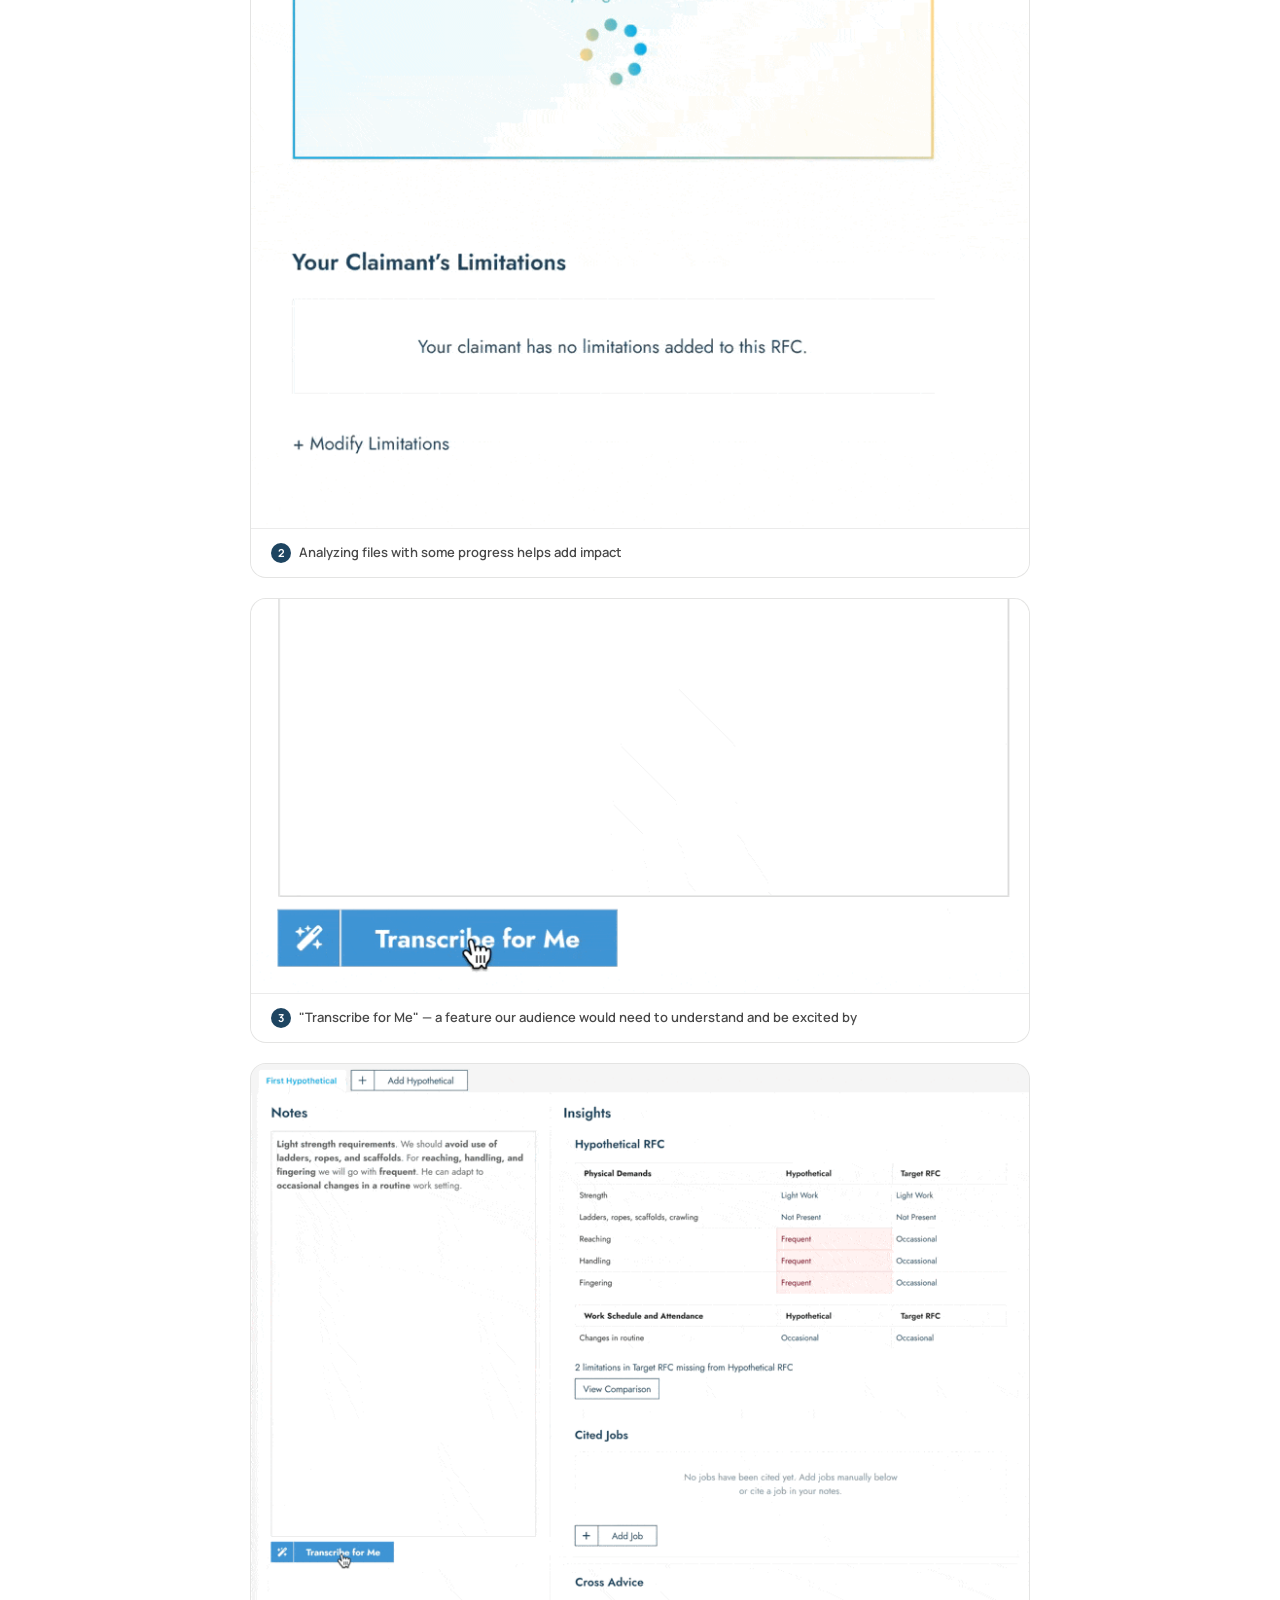
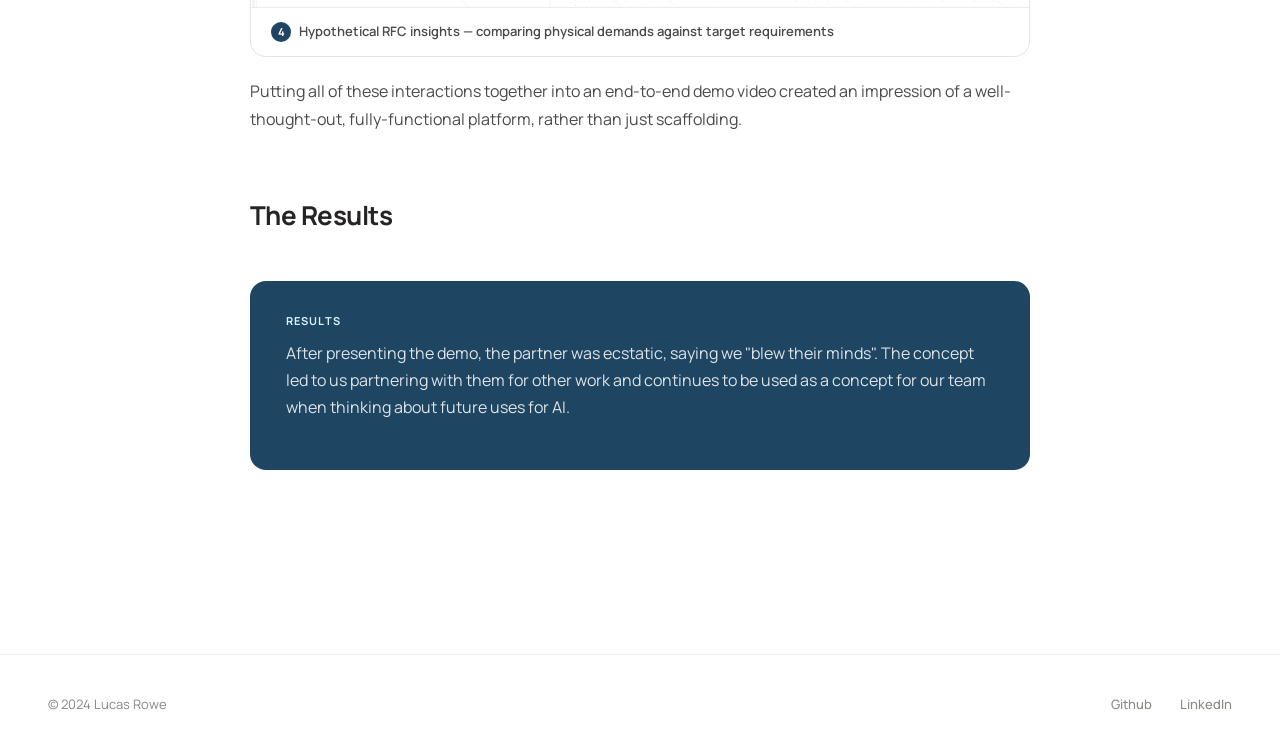
<file: project-oliver.html>
<!DOCTYPE html>
<html lang="en">
<head>
  <meta charset="UTF-8">
  <meta name="viewport" content="width=device-width, initial-scale=1.0">
  <title>Project Oliver — Lucas Rowe</title>
  <link rel="stylesheet" href="shared.css">
  <style>
    body { padding-top: var(--nav-h); }
    .cs-hero { background-image: url('assets/oliver-hero.png'); background-color: var(--blue); }
    .cs-problem-box { border-left-color: var(--blue); }

    /* GIF showcase panels */
    .gif-panel {
      background: var(--bg-subtle);
      border: 1px solid var(--border);
      border-radius: 16px;
      overflow: hidden;
      margin: 20px 0;
    }

    .gif-panel img {
      width: 100%;
      display: block;
    }

    .gif-caption {
      padding: 14px 20px;
      font-size: 13px;
      font-weight: 600;
      color: var(--text-2);
      border-top: 1px solid var(--border);
      background: #fff;
    }

    .gif-caption span {
      display: inline-block;
      width: 20px;
      height: 20px;
      background: var(--blue-dark);
      color: #fff;
      border-radius: 50%;
      font-size: 11px;
      font-weight: 700;
      text-align: center;
      line-height: 20px;
      margin-right: 8px;
    }
  </style>
</head>
<body>

  <nav class="site-nav">
    <a class="logo" href="index.html">Lucas Rowe</a>
    <div class="nav-links">
      <a href="https://github.com/lucasrowe" target="_blank">Github</a>
      <a href="https://www.linkedin.com/in/lucasrowe/" target="_blank">LinkedIn</a>
    </div>
  </nav>

  <div class="cs-hero"></div>

  <div class="cs-content">

    <div class="cs-project-header">
      <div>
        <div class="cs-project-name">AI-Powered Legal Tool</div>
        <div class="cs-project-type">Product Designer — Mindset</div>
      </div>
      <div class="cs-meta-grid">
        <div class="cs-meta-item"><strong>Year</strong> 2024</div>
        <div class="cs-meta-item"><strong>Role</strong> Product Designer</div>
        <div class="cs-meta-item"><strong>Output</strong> High Fidelity Figma Prototype</div>
        <div class="cs-meta-item"><strong>Goal</strong> Secure strategic partnership</div>
      </div>
    </div>

    <div class="cs-problem-box">
      <div class="label">The Problem</div>
      <p>Claims for Social Security Disability benefits often end up in front of an Administrative Law Judge, who relies on expert testimony about how various disabilities affect the potential for employment. An attorney's job is to prove to the judge that a claimant is unable to work based on their disabilities. Proving this can be very challenging, often entailing a dictionary-like knowledge of the job sector and quick, off-the-cuff rebuttals of expert testimony.</p>
    </div>

    <div class="cs-section">
      <h2>Overview</h2>
      <p>Mindset's goal was to form a strategic partnership with one of the major disability attorney groups by presenting a forward-thinking vision of how to solve this problem with technology. As Lead Product Designer on the project, I performed UX research to understand the space and the key pain points of attorneys. I then built a convincing, high-fidelity prototype designed to "wow" our partner.</p>
      <div style="display:flex;gap:8px;flex-wrap:wrap;margin-top:8px;">
        <span class="pill">Goal: Secure strategic partnership with forward-thinking vision</span>
        <span class="pill">Tech Stack: Figma Prototyping</span>
      </div>
    </div>

    <div class="cs-section">
      <h2>Research and Concepting</h2>
      <p>Working with the Product Manager and our AI Engineer, I conducted interviews with several attorneys and a judge to better understand the problems faced by each role. We listened to hearings and read through transcripts of trials to get a firsthand experience of the pace and setting.</p>
      <img class="cs-img" src="assets/oliver-research.png" alt="Research artifacts and attorney interview notes">
      <p>With this research, we identified a few key use cases that we needed to nail in order to truly impress our partners. These key moments were captured in a storyboard along with the other features we'd prototype. This was also an opportunity to sync up with leadership and ensure our direction aligned with their vision for the demo.</p>
      <img class="cs-img" src="assets/oliver-storyboard.png" alt="Feature storyboard for demo planning">
    </div>

    <div class="cs-section">
      <h2>High Fidelity Polish</h2>
      <p>Because we wanted to wow our partner, the demo we were building needed to be highly refined, especially in key moments. We didn't want to explain why things didn't work or hand-wave incomplete interactions. To achieve this, our demo stayed on very well-defined rails. However, there were still points that required convincing interaction — we used Figma animations to produce these effects and help demonstrate what was happening at these moments.</p>

      <div class="gif-panel">
        <img src="assets/oliver-upload.gif" alt="File upload interaction with progress bar">
        <div class="gif-caption"><span>1</span>Uploading files with a progress bar and delays</div>
      </div>

      <div class="gif-panel">
        <img src="assets/oliver-rfc.gif" alt="AI analyzing records with loading state">
        <div class="gif-caption"><span>2</span>Analyzing files with some progress helps add impact</div>
      </div>

      <div class="gif-panel">
        <img src="assets/oliver-transcribe.gif" alt="Transcribe for Me feature">
        <div class="gif-caption"><span>3</span>"Transcribe for Me" — a feature our audience would need to understand and be excited by</div>
      </div>

      <div class="gif-panel">
        <img src="assets/oliver-results.gif" alt="Full results view with Hypothetical RFC comparison">
        <div class="gif-caption"><span>4</span>Hypothetical RFC insights — comparing physical demands against target requirements</div>
      </div>

      <p>Putting all of these interactions together into an end-to-end demo video created an impression of a well-thought-out, fully-functional platform, rather than just scaffolding.</p>
    </div>

    <div class="cs-section">
      <h2>The Results</h2>
      <div class="cs-outcome-box">
        <div class="label">Results</div>
        <p>After presenting the demo, the partner was ecstatic, saying we "blew their minds". The concept led to us partnering with them for other work and continues to be used as a concept for our team when thinking about future uses for AI.</p>
      </div>
    </div>

  </div>

  <footer class="site-footer">
    <span>© 2024 Lucas Rowe</span>
    <div class="footer-links">
      <a href="https://github.com/lucasrowe" target="_blank">Github</a>
      <a href="https://www.linkedin.com/in/lucasrowe/" target="_blank">LinkedIn</a>
    </div>
  </footer>

  <nav class="project-nav">
    <a href="index.html">All Work</a>
    <div class="divider"></div>
    <a href="plan-decider.html">Next →</a>
  </nav>

</body>
</html>
</file>
<file: shared.css>
@import url('https://fonts.googleapis.com/css2?family=Manrope:wght@400;500;600;700;800&display=swap');

*, *::before, *::after { box-sizing: border-box; margin: 0; padding: 0; }

:root {
  --bg: #ffffff;
  --bg-subtle: #f7f7f6;
  --text: #252323;
  --text-2: #4a4a4a;
  --text-3: #8a8784;
  --blue: #7ab0da;
  --blue-dark: #1e4561;
  --blue-light: #d7f2ff;
  --terracotta: #ca5f59;
  --terracotta-dark: #7a2f2b;
  --terracotta-light: #fdd9d7;
  --cyan: #00aeef;
  --border: rgba(0,0,0,0.08);
  --radius-card: 24px;
  --nav-h: 72px;
}

html { scroll-behavior: smooth; }

body {
  font-family: 'Manrope', sans-serif;
  background: var(--bg);
  color: var(--text);
  -webkit-font-smoothing: antialiased;
}

a { color: inherit; text-decoration: none; }

/* ── NAV ── */
.site-nav {
  position: fixed;
  top: 0; left: 0; right: 0;
  height: var(--nav-h);
  background: rgba(255,255,255,0.88);
  backdrop-filter: blur(12px);
  -webkit-backdrop-filter: blur(12px);
  border-bottom: 1px solid var(--border);
  display: flex;
  align-items: center;
  justify-content: space-between;
  padding: 0 48px;
  z-index: 100;
}

.site-nav .logo {
  font-weight: 700;
  font-size: 16px;
  letter-spacing: -0.01em;
  color: var(--text);
}

.site-nav .nav-links {
  display: flex;
  gap: 32px;
  align-items: center;
}

.site-nav .nav-links a {
  font-size: 14px;
  font-weight: 500;
  color: var(--text-2);
  transition: color 0.18s;
}
.site-nav .nav-links a:hover { color: var(--text); }

/* ── WORK CARD ── */
.work-card {
  position: relative;
  overflow: hidden;
  border-radius: var(--radius-card);
  border: 1.5px solid var(--border);
  cursor: pointer;
  display: block;
  text-decoration: none;
  color: inherit;
}

.work-card .card-thumb {
  width: 100%;
  aspect-ratio: 16/9;
  object-fit: cover;
  display: block;
  transition: transform 0.4s cubic-bezier(0.25,0.46,0.45,0.94);
}

.work-card:hover .card-thumb { transform: scale(1.03); }

.work-card .card-bg {
  width: 100%;
  aspect-ratio: 16/9;
  background-size: cover;
  background-position: center;
  transition: transform 0.4s cubic-bezier(0.25,0.46,0.45,0.94);
}
.work-card:hover .card-bg { transform: scale(1.03); }

.work-card .card-label {
  position: absolute;
  bottom: 0; left: 0; right: 0;
  padding: 16px 20px;
  display: flex;
  align-items: center;
  justify-content: space-between;
  gap: 8px;
}

.work-card .card-title {
  font-size: 17px;
  font-weight: 600;
  color: #fff;
  line-height: 1.3;
}

.work-card .card-role {
  font-size: 13px;
  font-weight: 500;
  color: rgba(255,255,255,0.7);
  margin-top: 2px;
}

.work-card .year-pill {
  position: absolute;
  top: 16px; right: 16px;
  padding: 4px 14px;
  border-radius: 999px;
  font-size: 13px;
  font-weight: 600;
}

/* ── CASE STUDY ── */
.cs-hero {
  width: 100%;
  height: 480px;
  background-size: cover;
  background-position: center;
  position: relative;
  overflow: hidden;
}

.cs-hero::after {
  content: '';
  position: absolute;
  inset: 0;
  background: linear-gradient(to bottom, transparent 40%, rgba(0,0,0,0.35) 100%);
}

.cs-content {
  max-width: 860px;
  margin: 0 auto;
  padding: 64px 40px 120px;
}

.cs-project-header {
  display: grid;
  grid-template-columns: 1fr 1fr;
  gap: 40px;
  margin-bottom: 56px;
  padding-bottom: 56px;
  border-bottom: 1px solid var(--border);
}

.cs-project-name {
  font-size: 42px;
  font-weight: 800;
  letter-spacing: -0.02em;
  line-height: 1.1;
  margin-bottom: 8px;
}

.cs-project-type {
  font-size: 18px;
  font-weight: 500;
  color: var(--text-2);
}

.cs-meta-grid {
  display: flex;
  flex-direction: column;
  gap: 12px;
  justify-content: center;
}

.cs-meta-item {
  display: flex;
  gap: 8px;
  font-size: 14px;
  color: var(--text-2);
  align-items: center;
}

.cs-meta-item strong {
  color: var(--text);
  font-weight: 600;
}

.cs-problem-box {
  background: var(--bg-subtle);
  border-left: 3px solid var(--blue);
  border-radius: 0 12px 12px 0;
  padding: 24px 28px;
  margin-bottom: 56px;
}

.cs-problem-box .label {
  font-size: 11px;
  font-weight: 700;
  letter-spacing: 0.1em;
  text-transform: uppercase;
  color: var(--blue-dark);
  margin-bottom: 8px;
}

.cs-problem-box p {
  font-size: 17px;
  line-height: 1.65;
  color: var(--text);
  font-weight: 500;
}

.cs-section {
  margin-bottom: 64px;
}

.cs-section h2 {
  font-size: 26px;
  font-weight: 700;
  letter-spacing: -0.02em;
  margin-bottom: 16px;
}

.cs-section p {
  font-size: 16px;
  line-height: 1.75;
  color: var(--text-2);
  margin-bottom: 16px;
}

.cs-img {
  width: 100%;
  border-radius: 16px;
  border: 1px solid var(--border);
  display: block;
  margin: 24px 0;
}

.cs-img-2col {
  display: grid;
  grid-template-columns: 1fr 1fr;
  gap: 16px;
  margin: 24px 0;
}

.cs-img-2col img {
  width: 100%;
  border-radius: 12px;
  border: 1px solid var(--border);
  display: block;
}

.cs-outcome-box {
  background: var(--blue-dark);
  color: #fff;
  border-radius: 16px;
  padding: 32px 36px;
  margin-top: 48px;
}

.cs-outcome-box .label {
  font-size: 11px;
  font-weight: 700;
  letter-spacing: 0.1em;
  text-transform: uppercase;
  color: var(--blue-light);
  margin-bottom: 12px;
}

.cs-outcome-box p {
  font-size: 16px;
  line-height: 1.7;
  color: rgba(255,255,255,0.85);
}

/* ── PROJECT NAV ── */
.project-nav {
  position: fixed;
  bottom: 32px;
  left: 50%;
  transform: translateX(-50%);
  display: flex;
  gap: 12px;
  align-items: center;
  background: rgba(255,255,255,0.92);
  backdrop-filter: blur(12px);
  -webkit-backdrop-filter: blur(12px);
  border: 1px solid var(--border);
  border-radius: 999px;
  padding: 10px 20px;
  box-shadow: 0 4px 24px rgba(0,0,0,0.1);
  z-index: 90;
  white-space: nowrap;
}

.project-nav a {
  font-size: 13px;
  font-weight: 600;
  color: var(--text-2);
  padding: 4px 12px;
  border-radius: 999px;
  transition: background 0.15s, color 0.15s;
}

.project-nav a:hover {
  background: var(--bg-subtle);
  color: var(--text);
}

.project-nav .divider {
  width: 1px;
  height: 16px;
  background: var(--border);
}

/* ── FOOTER ── */
.site-footer {
  border-top: 1px solid var(--border);
  padding: 40px 48px;
  display: flex;
  justify-content: space-between;
  align-items: center;
  font-size: 13px;
  color: var(--text-3);
}

.site-footer .footer-links {
  display: flex;
  gap: 28px;
}

.site-footer .footer-links a {
  color: var(--text-3);
  font-weight: 500;
  transition: color 0.15s;
}
.site-footer .footer-links a:hover { color: var(--text); }

/* ── PILL TAG ── */
.pill {
  display: inline-flex;
  align-items: center;
  gap: 6px;
  padding: 5px 14px;
  border-radius: 999px;
  font-size: 13px;
  font-weight: 600;
  border: 1.5px solid var(--border);
  color: var(--text-2);
}

/* ── SKILL TAGS ── */
.skill-tags {
  display: flex;
  flex-wrap: wrap;
  gap: 8px;
  margin-top: 16px;
}

.skill-tag {
  padding: 4px 12px;
  border-radius: 6px;
  font-size: 12px;
  font-weight: 600;
  background: var(--bg-subtle);
  color: var(--text-2);
  border: 1px solid var(--border);
}

@media (max-width: 900px) {
  .cs-project-header {
    grid-template-columns: 1fr;
    gap: 28px;
  }

  .cs-meta-grid {
    justify-content: flex-start;
  }
}
</file>
